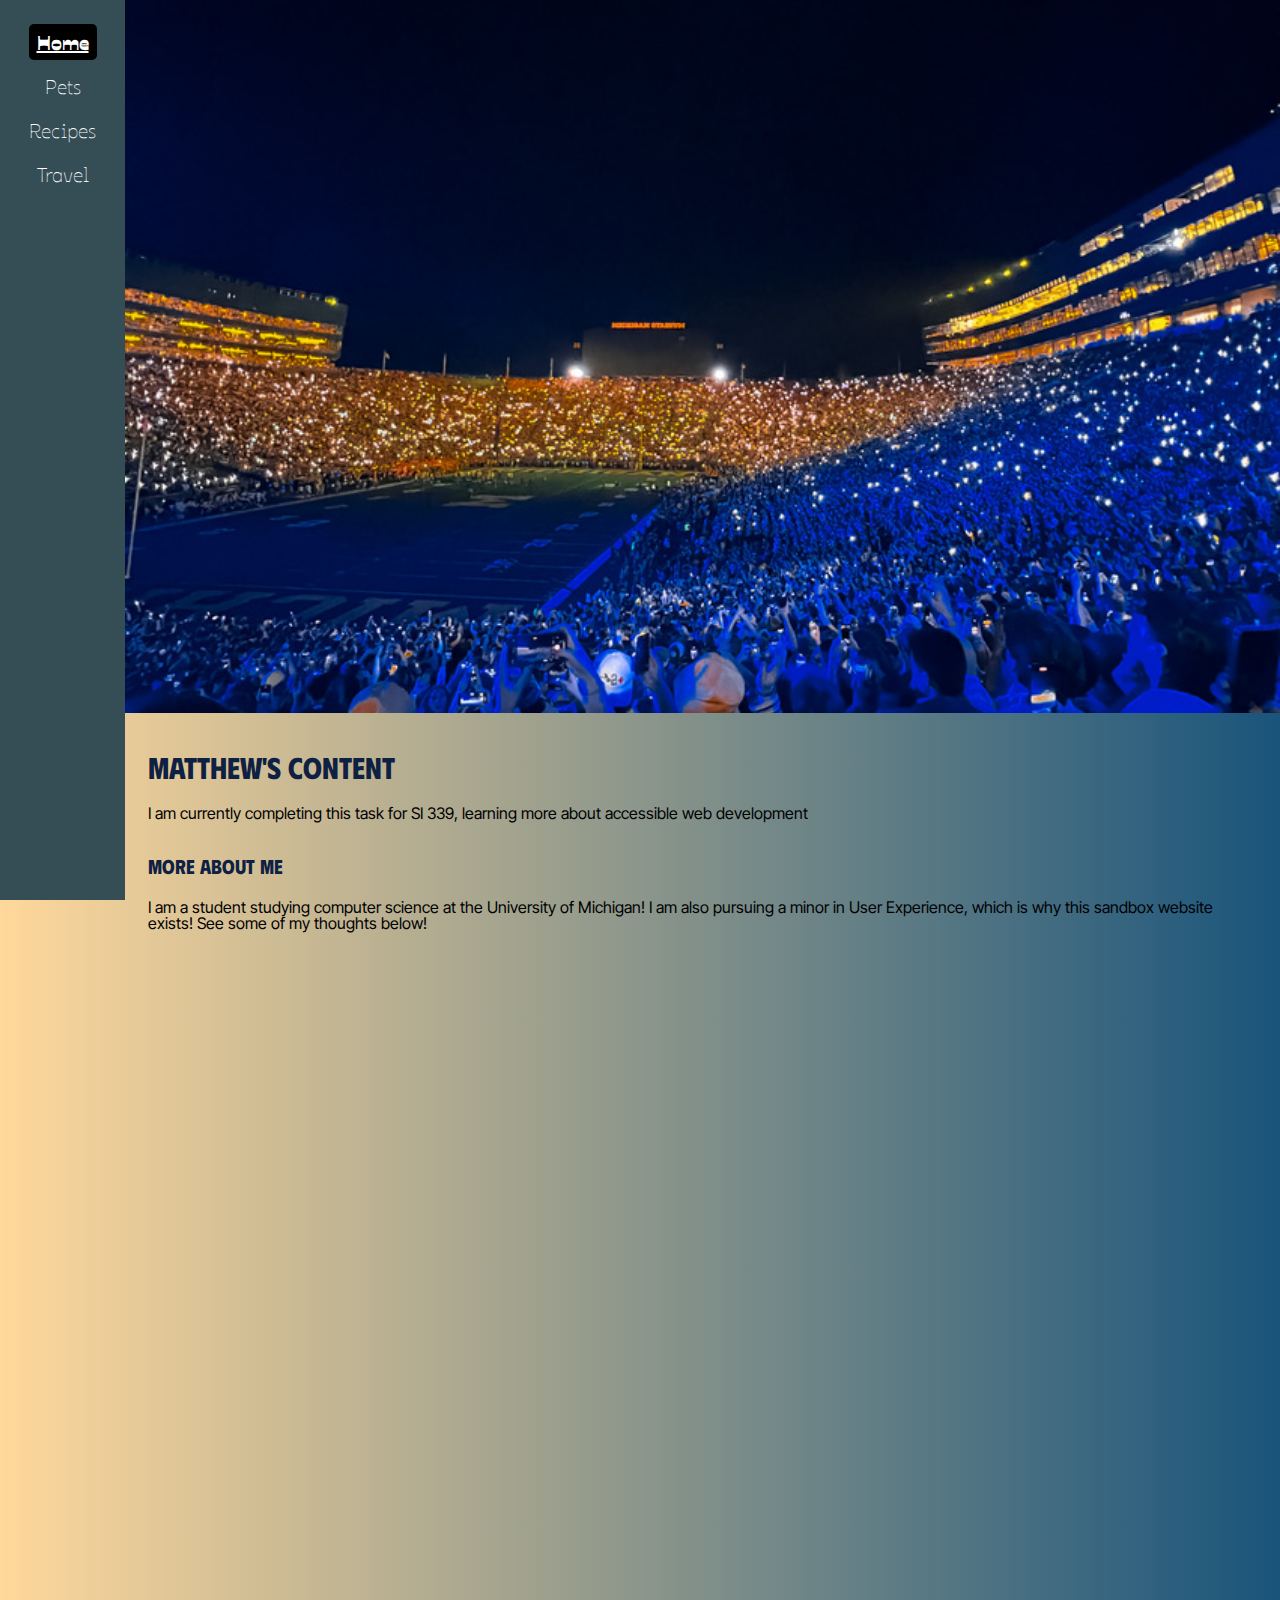
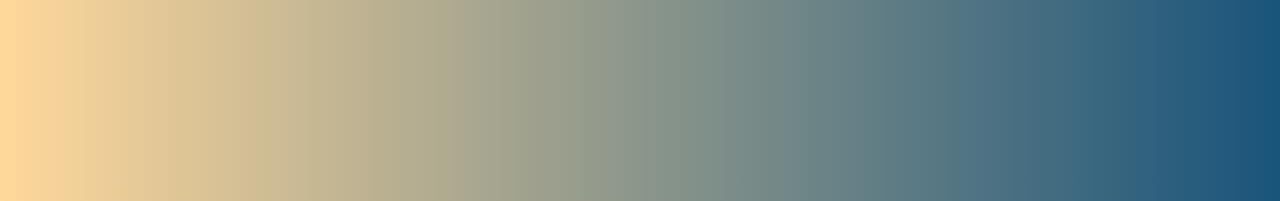
<file: index.html>
<!DOCTYPE html>
<html lang="en">
    <head>
        <meta charset="UTF-8">
        <meta name="viewport" content="width=device-width, initial-scale=1.0">
        <link rel="stylesheet" href="css/html5reset.css">
        <link rel="stylesheet" href="css/style.css">
        <title>Matthew's Website</title>
    </head>
    <body>
        <a href="#main" class="skip-to-main">Skip to Main Content</a>
        <div class="small-banner">
            <header>
                <button type="button" class="collapsible" id="collapse_button">
                    <img src="./images/sidebar.left.white.svg" alt="Collapse Menu" class="sidebar-logo">
                </button>
                <nav>
                    <a href="index.html" id="current-page"><p>Home</p></a>
                    <a href="pets.html"><p>Pets</p></a>
                    <a href="recipes.html"><p>Recipes</p></a>
                    <a href="travel.html"><p>Travel</p></a>
                </nav>
                <h1>Matthew Lindgren</h1>
                <p>Welcome to Matthew's Website, your go-to destination for all things pets, recipes, and travel! Explore a world of captivating content where we cater to your love for furry companions, culinary delights, and globetrotting adventures.</p>
            </header>
        </div>
        <main id="main">
            <img class="big-banner" src="./images/stadium.jpeg" alt="">
            <div>
                <h2>Matthew's Content</h2>
                <p>
                I am currently completing this task for SI 339, learning more about
                accessible web development
                </p>
                <h3>More About Me</h3>
                <p>
                I am a student studying computer science at the University of
                Michigan! I am also pursuing a minor in User Experience, which is why
                this sandbox website exists! See some of my thoughts below!
                </p>
            </div>
        </main>
        <script src="js/script.js"></script>
    </body>
</html>
</file>
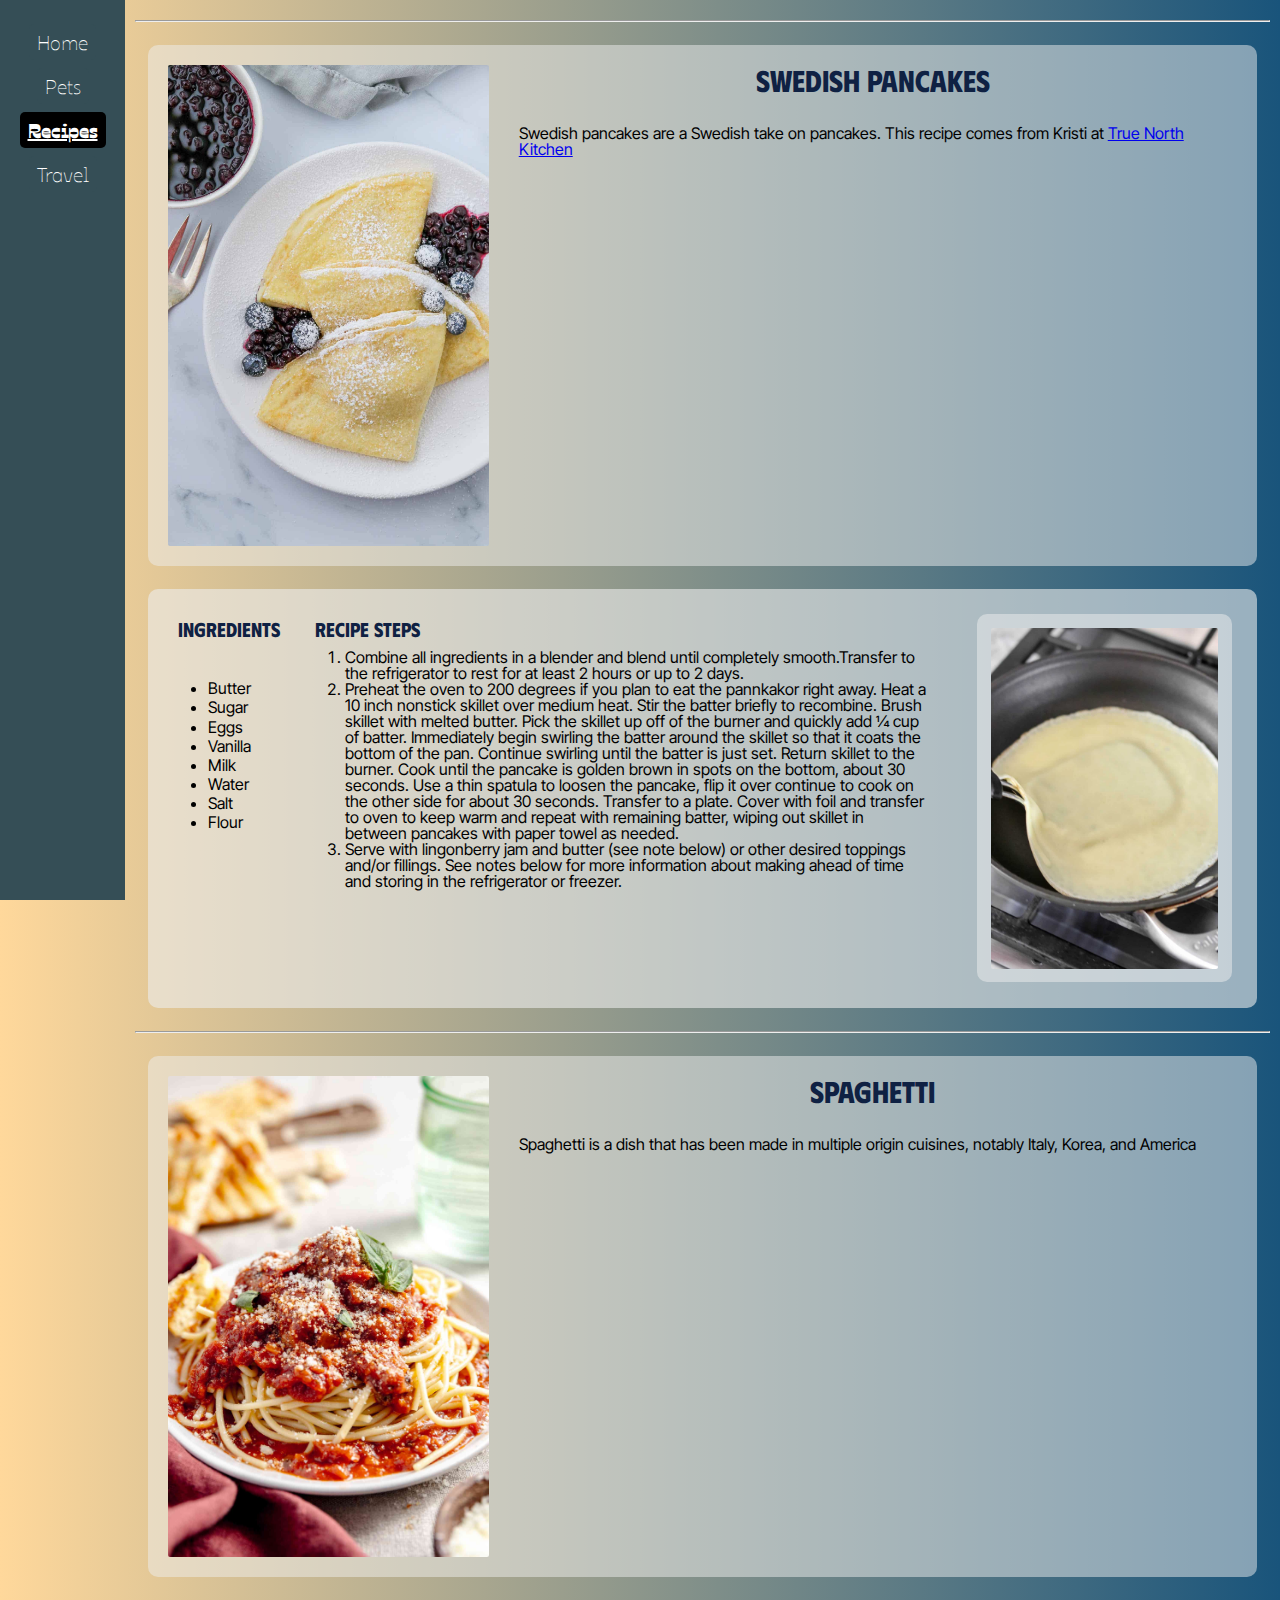
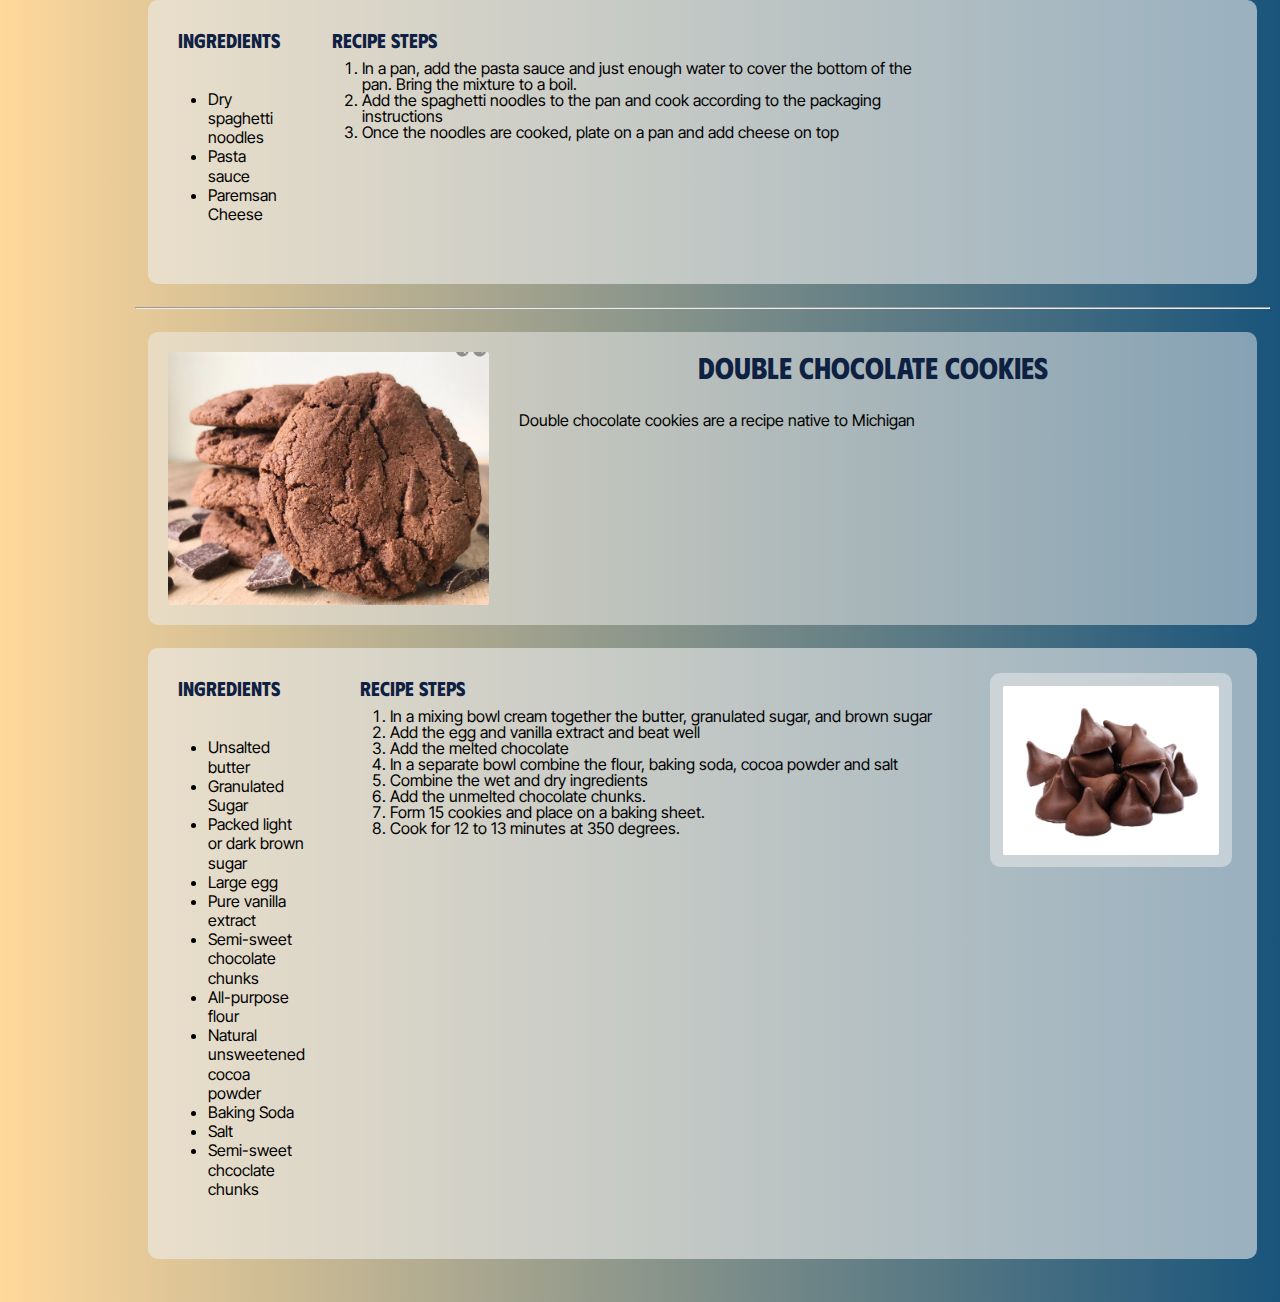
<file: recipes.html>
<!DOCTYPE html>
<html lang="en">
    <head>
        <meta charset="UTF-8">
        <meta name="viewport" content="width=device-width, initial-scale=1.0">
        <link rel="stylesheet" href="css/html5reset.css">
        <link rel="stylesheet" href="css/style.css">
        <title>Recipes</title>
    </head>
    <body class="bg-gradient">
        <a href = "#main" class="skip-to-main" tabindex="0">Skip to Main Content</a>
        <header>
            <button type="button" class="collapsible" id="collapse_button">
                <img src="./images/sidebar.left.white.svg" alt="Collapse Menu" class="sidebar-logo">
            </button>
            <nav>
                <a href="index.html" tabindex="0"><p>Home</p></a>
                <a href="pets.html" tabindex="0"><p>Pets</p></a>
                <a href="recipes.html" id="current-page" tabindex="0"><p>Recipes</p></a>
                <a href="travel.html" tabindex="0"><p>Travel</p></a>
            </nav>
            <h1>Recipes</h1>
        </header>
        <main id="main">
            <hr>
            <div>
                <div class="cover-grid box-effect" tabindex="0">
                    <img src="images/swedish-pancakes-platted.jpeg" alt="Swedish pancakes dusted with powdered sugar, plated with berries on the side" class="cover-image">
                    <h2>Swedish Pancakes</h2>
                    <p>Swedish pancakes are a Swedish take on pancakes. This recipe comes from Kristi at <a href="https://true-north-kitchen.com/swedish-pancakes-with-lingonberries/">True North Kitchen</a></p>
                </div>
                <div class="recipe-description box-effect" tabindex="0">
                    <div>
                        <h3>Ingredients</h3>
                        <ul>
                            <li>Butter</li>
                            <li>Sugar</li>
                            <li>Eggs</li>
                            <li>Vanilla</li>
                            <li>Milk</li>
                            <li>Water</li>
                            <li>Salt</li>
                            <li>Flour</li>
                        </ul>
                    </div>
                    <div class="recipe-steps">
                        <h3>Recipe Steps</h3>
                        <ol>
                            <li>Combine all ingredients in a blender and blend until completely smooth.Transfer to the refrigerator to rest for at least 2 hours or up to 2 days.</li>
                            <li>Preheat the oven to 200 degrees if you plan to eat the pannkakor right away.  Heat a 10 inch nonstick skillet over medium heat.  Stir the batter briefly to recombine. Brush skillet with melted butter.  Pick the skillet up off of the burner and quickly add ¼ cup of batter. Immediately begin swirling the batter around the skillet so that it coats the bottom of the pan.  Continue swirling until the batter is just set.  Return skillet to the burner. Cook until the pancake is golden brown in spots on the bottom, about 30 seconds. Use a thin spatula to loosen the pancake, flip it over continue to cook on the other side for about 30 seconds.  Transfer to a plate. Cover with foil and transfer to oven to keep warm and repeat with remaining batter, wiping out skillet in between pancakes with paper towel as needed.</li>
                            <li>Serve with lingonberry jam and butter (see note below) or other desired toppings and/or fillings. See notes below for more information about making ahead of time and storing in the refrigerator or freezer.</li>
                        </ol>
                    </div>
                    <div class="photo-gallery box-effect">
                        <img src="images/swedish-pancakes-pan.jpeg" alt="swedish pancakes being flipped on a pan" class="supp-image">
                    </div>
                </div>
            </div>
            <hr>
            <div>
                <div class="cover-grid box-effect" tabindex="0">
                    <img src="images/spaghetti.jpg" alt="a plate full of spaghetti with red meat sauce on top" class="cover-image">
                    <h2>Spaghetti</h2>
                    <p>Spaghetti is a dish that has been made in multiple origin cuisines, notably Italy, Korea, and America</p>
                </div>
                <div class="recipe-description box-effect" tabindex="0">
                    <div>
                        <h3>Ingredients</h3>
                        <ul>
                            <li>Dry spaghetti noodles</li>
                            <li>Pasta sauce</li>
                            <li>Paremsan Cheese</li>
                        </ul>
                    </div>
                    <div class="recipe-steps" tabindex="0">
                        <h3>Recipe Steps</h3>
                        <ol>
                            <li>In a pan, add the pasta sauce and just enough water to cover the bottom of the pan. Bring the mixture to a boil.</li>
                            <li>Add the spaghetti noodles to the pan and cook according to the packaging instructions</li>
                            <li>Once the noodles are cooked, plate on a pan and add cheese on top</li>
                        </ol>
                    </div>
                </div>
            </div>
            <hr>
            <div>
                <div class="cover-grid box-effect" tabindex="0">
                    <img src="images/double_chocolate_cookies.png" alt="Five chocolate cookies stacked on a wooden cutting board" class="cover-image">
                    <h2>Double Chocolate Cookies</h2>
                    <p>Double chocolate cookies are a recipe native to Michigan</p>
                </div>
                <div class="recipe-description box-effect" tabindex="0">
                    <div>
                        <h3>Ingredients</h3>
                        <ul>
                            <li>Unsalted butter</li>
                            <li>Granulated Sugar</li>
                            <li>Packed light or dark brown sugar</li>
                            <li>Large egg</li>
                            <li>Pure vanilla extract</li>
                            <li>Semi-sweet chocolate chunks</li>
                            <li>All-purpose flour</li>
                            <li>Natural unsweetened cocoa powder</li>
                            <li>Baking Soda</li>
                            <li>Salt</li>
                            <li>Semi-sweet chcoclate chunks</li>
                        </ul>
                    </div>
                    <div class="recipe-steps" tabindex="0">
                        <h3>Recipe Steps</h3>
                        <ol>
                            <li>In a mixing bowl cream together the butter, granulated sugar, and brown sugar</li>
                            <li>Add the egg and vanilla extract and beat well</li>
                            <li>Add the melted chocolate</li>
                            <li>In a separate bowl combine the flour, baking soda, cocoa powder and salt</li>
                            <li>Combine the wet and dry ingredients</li>
                            <li>Add the unmelted chocolate chunks.</li>
                            <li>Form 15 cookies and place on a baking sheet.</li>
                            <li>Cook for 12 to 13 minutes at 350 degrees.</li>
                        </ol>
                    </div>
                    <div class="photo-gallery box-effect">
                        <img src="images/double_chocolate_chips.png" alt="Chocolate chips in a stack" class="supp-image">
                    </div>
                </div>
            </div>
        </main>
        <script src="js/script.js"></script>
    </body>
</html>
</file>
<file: css/style.css>
@import url('https://fonts.googleapis.com/css2?family=Inter+Tight&family=Ojuju:wght@700&family=Phudu&family=Ruda&display=swap');
nav {
    display: grid;
    grid-template-columns: repeat(auto-fit, minmax(100px, 1fr));
    padding: 2px;
    background-color: #8B6212;
    align-items: center;
    border-radius: 5px;
}
nav a {
    margin: 4px;
    color: #ffffff;
    font-size: 22px;
    font-weight: 300;
    text-decoration: none;
    background-color: #354E56;
    min-height: 30px;
    border-radius: 5px;
}
nav a:hover {
    text-decoration: underline;
}
nav a p {
    margin: 8px;
    text-align: center;
    font-size: 20px;
    font-family: "Ojuju", Helvetica, Arial, sans-serif;
}
h1, h2, h3, h4, h5, h6 {
    font-family: "Phudu", Helvetica, Arial, sans-serif;
    color: #0F2143;
    margin: 2%;
}
h1 {
    font-size: 36px;
    font-weight: bold;
    padding-top: 20px;
    text-align: center;
    margin: 0;
}
h2 {
    font-size: 30px;
    font-weight: bold;
    padding-top: 16px;
}
h3 {
    font-size: 20px;
    font-weight: bold;
    padding-top: 12px;
}
h4 {
    font-size: 18px;
    font-weight: bold;
    padding-top: 4px;
}
body {
    font-family: "Inter Tight", Helvetica, Arial, sans-serif;
}
ul {
    list-style-type: disc;
    padding: 0 30px 0 30px;
}
ol {
    list-style-type: decimal;
    padding: 0 30px 0 30px;
}
header {
    padding: 20px 20px 0 20px;
}
p {
    margin: 2%;
}
hr {
    margin: 20px 10px;
}
@media (prefers-reduced-motion: reduce) {
    img {
        animation-play-state: paused;
        visibility: hidden;
    }
    video {
        animation-play-state: paused;
        visibility: hidden;
    }
}
#current-page {
    font-weight: 900;
    background-color: black;
    text-decoration: underline;
}

.photo-gallery {
    background-color: rgba(237, 237, 237, 0.6);
    overflow: auto;
    white-space: nowrap;
    padding: 10px;
    margin: 2%;
    border-radius: 6px;
    height: 600px;
}
.photo-gallery > * {
    padding: 10px;
    height: 562px;
}

.cover-image {
    object-fit: cover;
    width:100%;
    height: 25%;
    border-radius:2px;
}
.skip-to-main {
    position: absolute;
    left: -9999px;
    margin-bottom: 10px;
    padding: 10px;
    border-radius: 20px;
    width: 85px;
    z-index: 1000;
    color: black;
}
.skip-to-main:visited {
    color: black;
}
.skip-to-main:focus {
    top: 10px;
    left: 10px;
    color: white;
}
.cover-grid {
    display:flex;
    gap: 10px;
    flex-direction: column;
    justify-items: center;
    align-items: center;
    background-color: rgb(237, 237, 237, 0.6);
    border-radius: 6px;
    margin: 2%;
    padding: 20px;
}
.cover-grid > * {
    padding: 0;
    margin: 0;
}
.cover-grid img {
    object-fit: cover;
    width: 80%;
    height: auto;
    padding: 10px;
}
.small-banner {
    background-image: linear-gradient(to top, rgba(255, 255, 255, 1) 0%, rgba(255, 255, 255, 0) 40%), url("../images/stadium.jpeg");
    background-size:cover;
    background-repeat: no-repeat;
    background-position: center;
    height: 900px;
    position: relative;
}
.small-banner h1 {
    text-align: center;
    color: white;
    text-shadow: 0 0 20px black;
}
.big-banner {
    display: none;
}
.bg-gradient {
    background: linear-gradient(to right, #ffd89b, #19547b);
}
header > p {
    text-align: justify;
    text-justify: inter-character;
    color: white;
    margin-left: 10%;
    margin-right: 10%;
    padding: 2% 2% 2% 2%;
    text-shadow: 0 0 30px black;
    background-color: rgba(0, 0, 0, 0.25);
    border-radius: 15px;
}
.box-effect:hover, .box-effect:focus {
    box-shadow: 5px 5px 15px rgba(0, 0, 0, 0.3);
}

.collapsible {
    display: none;
}
.recipe-description .photo-gallery {
    height: 200px;
}
.recipe-description .photo-gallery > img {
    height: 176px;
}

@media screen and (min-width: 50em) { /* 50em = 800px */
    .cover-grid {
        display: grid;
        grid-template-columns: 30% 70%;
        grid-template-rows: auto 1fr;
        padding: 20px;
        border-radius: 10px;
        margin: 2%;
    }
    .cover-grid :first-child {
        grid-row: 1 / -1;
        grid-column: 1 / 2;
        width: 100%;
        object-fit: cover;
    }
    .cover-grid img {
        object-fit: cover;
        padding: 0;
        margin: 0;
        align-self: start;
        max-height: 100%; /* Add max-height property to ensure images don't exceed container height */
        width: 100%;
    }
    .cover-grid p {
        margin: 0;
        padding: 20px;
        align-self: start;
        justify-self: start;
    }

    .photo-gallery {
        display: grid;
        gap: 10px;
        grid-template-columns: repeat(auto-fit, minmax(25%, 1fr));
        margin: 2%;
        padding: 2%;
        border-radius: 10px;
        height: revert;
    }
    .photo-gallery > * {
        object-fit: cover;
        overflow: auto;
        height: 100%;
        width: revert;
        width: 100%;
        border-radius:2px;
        max-height: 50vh;
        padding: 0;
        margin: 0;
        overflow: hidden;
    }
    .recipe-description {
        display: grid;
        grid-template-columns: 1fr 4fr;
        margin: 2%;
        padding: 20px;
        flex-direction: row;
        gap: 10px;
        background-color: rgb(237, 237, 237, 0.6);
        border-radius: 10px;
    }
    .recipe-description h3 {
        padding: 0;
        margin: 0;
    }
    .recipe-description div > * {
        margin: 10px;
    }
    .recipe-description .photo-gallery img {
        object-fit: cover;
        margin: 0;
        width: 100%;
        height: auto
    }
    .recipe-description .photo-gallery {
        overflow: auto;
        max-height: max-content;
        height: min-content;
        padding: 5%;
    }
    img.big-banner {
        display: none;
    }
    body {
        display: flex;
        background: linear-gradient(to right, #ffd89b, #19547b);
        margin-bottom: 20px;
    }
    header {
        width: 125px;
        background-color: #354E56;
        position: fixed;
        top: 0;
        left: 0;
        bottom: 0;
        overflow-y: auto;
        padding: 0;
        padding-top: 20px;
    }
    header > p {
        display: none;
    }
    header h1{
        position: absolute;
        left: -999px;
        color: white;
    }
    main {
        flex: 1;
        padding-left: 125px;
        overflow-y: auto;
    }
    nav {
        display: flex;
        flex-direction: column;
        padding: 0;
        background-color: #40a3d800;
        align-items: center;
        border-radius: 5px;
    }
    nav a {
        margin: 4px;
        font-family: Helvetica, Arial, sans-serif;
        color: white;
        font-size: 22px;
        font-weight: 300;
        text-decoration: none;
        background-color: #354E56;
        min-height: 30px;
        border-radius: 5px;
    }
    nav a:hover {
        text-decoration: underline;
    }
    nav a p {
        margin: 8px;
        text-align: center;
    }
    main img {
        object-fit: cover;
        width: 100%;
        max-height: 40%;
    }
    img.big-banner {
        display: block;
    }

    .twitter-timeline {
        margin: 2%;
    }

    .sidebar-logo {
        display: block;
        width: 100%;
        position: relative;
        top: 2%;
    }
    .collapsible {
        display: block;
        border: none;
        cursor: pointer;
        appearance: none;
        background-color: inherit;
        padding-bottom: 2%;
        margin-bottom: 10px;
        width: 40px;
        margin-left: 42.5px;
    }

    .nav-collapsed {
        display: none;
    }
    .main-collapsed {
        padding-left: 0;
    }
    .header-collapsed {
        top: 2%;
        left: 2%;
        width: 28px;
        height: 26px;
        padding: 5px;
        bottom: auto;
        display: flex;
        justify-content: center;
        border-radius: 5px;
    }
    .collapsible-collapsed {
        padding: 0;
        margin: 0;
    }
}
@media screen and (min-width: 75em) {
    .collapsible {
        display: none;
    }
    .condensed-grid {
        display: grid;
        grid-template-columns: 1fr 1fr;
        grid-row-gap: 0px;
        margin: 2%;
        padding: 10px;
        background-color: rgb(237, 237, 237, 0.5);
        border-radius: 10px;
    }
    .photo-gallery {
        background-color: rgba(237, 237, 237, 0.5);
    }
    .cover-grid {
        background-color: rgba(237, 237, 237, 0.5)
    }
    .condensed-grid h3 {
        margin-left: 2%;
    }
    .condensed-grid > :nth-child(2) {
        grid-column: 1 / 2;
    }
    .condensed-grid > :nth-child(3) {
        grid-column: 2 / 3;
        grid-row: 1 / 2;
    }
    ul {
        padding: 30px;
    }
    .condensed-grid ul li {
        font-size: 20px;
        line-height: 1.5;
    }
    .condensed-grid h3 {
        font-size: 24px;
        text-align: center;
    }
    .recipe-description {
        display: grid;
        grid-template-columns: 1fr 5fr 2fr;
        column-gap: 5px;
    }
    .recipe-description ul li {
        line-height: 1.2;
    }
}
@media screen and (prefers-color-scheme: dark) {
    .cover-grid {
        background-color: rgba(0, 0, 0, 0.5);
    }
    .photo-gallery {
        background-color: rgba(0, 0, 0, 0.5);
    }
    h1, h2, h3, h4, h5, h6 {
        color: #ffffff;
    }
    .bg-gradient {
        background: linear-gradient(to right, #0F2143, #3b5844);
    }
    body {
        background: linear-gradient(to right, #0F2143, #3b5844);
    }
    p {
        color: #e7e7e7;
    }
    li {
        color: #e7e7e7;
    }
    a {
        color: #7abdff;
    }
}
@media screen and (min-width: 50em) and (prefers-color-scheme: dark) {
    .recipe-description {
        background-color: rgba(0, 0, 0, 0.5);
    }
}
@media screen and (min-width: 75em) and (prefers-color-scheme: dark){
    .condensed-grid {
        background-color: rgba(0, 0, 0, 0.5);
    }
}
</file>
